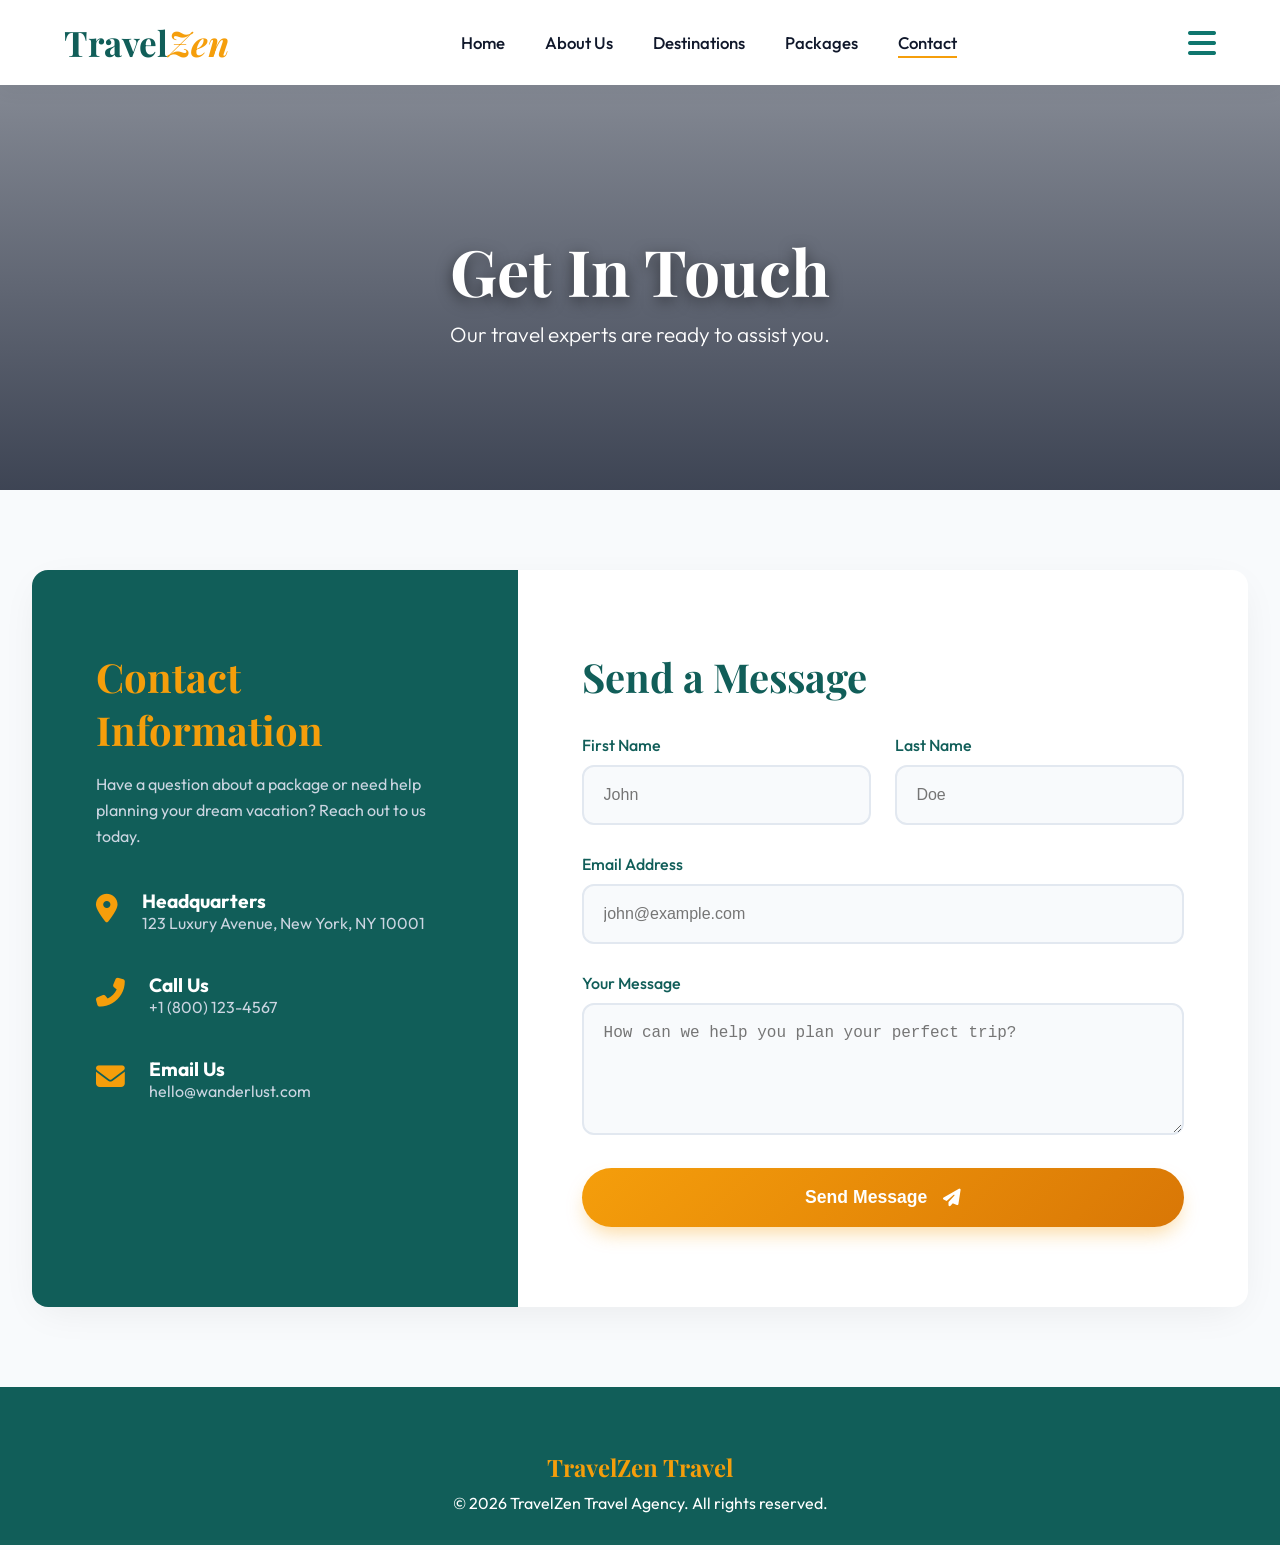
<file: contact.html>
<!DOCTYPE html>
<html lang="en">
<head>
    <meta charset="UTF-8">
    <meta name="viewport" content="width=device-width, initial-scale=1.0">
    <title>Contact Us | TravelZen</title>
    <link rel="stylesheet" href="style.css">
    <link rel="stylesheet" href="https://cdnjs.cloudflare.com/ajax/libs/font-awesome/6.4.0/css/all.min.css">
</head>
<body>

    <nav class="navbar">
        <a href="index.html" class="logo">Travel<span>Zen</span></a>
        <ul class="nav-links" id="navLinks">
            <li><a href="index.html">Home</a></li>
            <li><a href="about.html">About Us</a></li>
            <li><a href="destinations.html">Destinations</a></li>
            <li><a href="packages.html">Packages</a></li>
            <li><a href="contact.html" class="active">Contact</a></li>
        </ul>
        <i class="fas fa-bars hamburger" onclick="document.getElementById('navLinks').classList.toggle('active')"></i>
    </nav>

    <main>
        <header class="page-header" style="background-image: url('https://images.unsplash.com/photo-1423666639041-f56000c27a9a?q=80&w=2074');">
            <h1>Get In Touch</h1>
            <p>Our travel experts are ready to assist you.</p>
        </header>

        <section class="container">
            <div class="contact-wrapper">
                
                <div class="contact-info">
                    <h3>Contact Information</h3>
                    <p style="margin-bottom: 2rem; color: #cbd5e1; line-height: 1.6;">Have a question about a package or need help planning your dream vacation? Reach out to us today.</p>
                    
                    <div class="contact-item">
                        <i class="fas fa-map-marker-alt"></i>
                        <div>
                            <strong style="display: block; font-size: 1.2rem;">Headquarters</strong>
                            <span style="color: #cbd5e1;">123 Luxury Avenue, New York, NY 10001</span>
                        </div>
                    </div>
                    
                    <div class="contact-item">
                        <i class="fas fa-phone-alt"></i>
                        <div>
                            <strong style="display: block; font-size: 1.2rem;">Call Us</strong>
                            <span style="color: #cbd5e1;">+1 (800) 123-4567</span>
                        </div>
                    </div>
                    
                    <div class="contact-item">
                        <i class="fas fa-envelope"></i>
                        <div>
                            <strong style="display: block; font-size: 1.2rem;">Email Us</strong>
                            <span style="color: #cbd5e1;">hello@wanderlust.com</span>
                        </div>
                    </div>
                </div>

                <div class="contact-form">
                    <h2 style="font-family: 'Playfair Display', serif; font-size: 2.5rem; color: var(--primary-dark); margin-bottom: 2rem;">Send a Message</h2>
                    <form onsubmit="event.preventDefault(); alert('Message Sent Successfully!');">
                        <div style="display: grid; grid-template-columns: 1fr 1fr; gap: 1.5rem;">
                            <div class="form-group">
                                <label>First Name</label>
                                <input type="text" class="form-control" required placeholder="John">
                            </div>
                            <div class="form-group">
                                <label>Last Name</label>
                                <input type="text" class="form-control" required placeholder="Doe">
                            </div>
                        </div>
                        <div class="form-group">
                            <label>Email Address</label>
                            <input type="email" class="form-control" required placeholder="john@example.com">
                        </div>
                        <div class="form-group">
                            <label>Your Message</label>
                            <textarea class="form-control" rows="5" required placeholder="How can we help you plan your perfect trip?"></textarea>
                        </div>
                        <button type="submit" class="btn btn-primary" style="width: 100%; padding: 1.2rem; font-size: 1.1rem;">Send Message <i class="fas fa-paper-plane" style="margin-left: 8px;"></i></button>
                    </form>
                </div>

            </div>
        </section>
    </main>

    <footer>
        <h2 style="font-family: 'Playfair Display'; color: var(--accent); margin-bottom: 10px;">TravelZen Travel</h2>
        <p>&copy; 2026 TravelZen Travel Agency. All rights reserved.</p>
    </footer>

</body>
</html>
</file>
<file: style.css>
@import url('https://fonts.googleapis.com/css2?family=Outfit:wght@300;400;500;600&family=Playfair+Display:ital,wght@0,600;0,700;1,600&display=swap');

:root {
    --primary: #0f766e; /* Deep Teal */
    --primary-dark: #115e59;
    --accent: #f59e0b;  /* Luxury Gold */
    --accent-hover: #d97706;
    --bg-light: #f8fafc;
    --text-dark: #0f172a;
    --text-muted: #64748b;
    --white: #ffffff;
    --shadow-soft: 0 10px 40px -10px rgba(0,0,0,0.08);
    --shadow-glow: 0 10px 20px -5px rgba(245, 158, 11, 0.4);
    --radius: 16px;
    --transition: all 0.4s cubic-bezier(0.4, 0, 0.2, 1);
}

* { margin: 0; padding: 0; box-sizing: border-box; }
body { font-family: 'Outfit', sans-serif; background-color: var(--bg-light); color: var(--text-dark); overflow-x: hidden; }
h1, h2, h3, .logo { font-family: 'Playfair Display', serif; }
a { text-decoration: none; color: inherit; }

/* --- Navbar --- */
.navbar {
    display: flex; justify-content: space-between; align-items: center;
    padding: 1.2rem 5%; background: rgba(255, 255, 255, 0.98);
    backdrop-filter: blur(20px); position: sticky; top: 0; z-index: 1000;
    box-shadow: 0 4px 20px rgba(0,0,0,0.05);
}
.logo { font-size: 2.2rem; font-weight: 700; color: var(--primary-dark); }
.logo span { color: var(--accent); font-style: italic; }
.nav-links { display: flex; list-style: none; gap: 2.5rem; }
.nav-links a { font-weight: 500; font-size: 1.05rem; color: var(--text-dark); position: relative; padding-bottom: 5px; }
.nav-links a::after { content: ''; position: absolute; width: 0; height: 2px; bottom: 0; left: 0; background-color: var(--accent); transition: var(--transition); }
.nav-links a:hover::after, .nav-links a.active::after { width: 100%; }
.hamburger { display: none; font-size: 2rem; cursor: pointer; color: var(--primary); }

/* --- Buttons --- */
.btn {
    padding: 0.85rem 2.2rem; border-radius: 50px; font-weight: 600; font-size: 1rem;
    cursor: pointer; transition: var(--transition); border: none; display: inline-flex; align-items: center; justify-content: center; gap: 8px;
}
.btn-primary { background: linear-gradient(135deg, var(--accent), var(--accent-hover)); color: var(--white); box-shadow: var(--shadow-glow); }
.btn-primary:hover { transform: translateY(-4px); box-shadow: 0 15px 25px -5px rgba(245, 158, 11, 0.6); }
.btn-outline { border: 2px solid var(--primary); color: var(--primary); background: transparent; }
.btn-outline:hover { background: var(--primary); color: var(--white); transform: translateY(-3px); }

/* --- Page Headers --- */
.page-header {
    height: 45vh; display: flex; flex-direction: column; align-items: center; justify-content: center; 
    color: var(--white); text-align: center; background-size: cover; background-position: center; position: relative;
}
.page-header::before { content: ''; position: absolute; inset: 0; background: linear-gradient(to bottom, rgba(15,23,42,0.5), rgba(15,23,42,0.8)); }
.page-header h1, .page-header p, .page-header .btn { position: relative; z-index: 1; }
.page-header h1 { font-size: 4rem; margin-bottom: 0.5rem; text-shadow: 0 4px 15px rgba(0,0,0,0.5); }
.page-header p { font-size: 1.3rem; font-weight: 300; }

/* --- Layouts --- */
.container { max-width: 1300px; margin: 0 auto; padding: 5rem 2rem; }

/* --- About Page --- */
.about-grid { display: grid; grid-template-columns: 1fr 1fr; gap: 4rem; align-items: center; }
.about-img { border-radius: var(--radius); box-shadow: var(--shadow-soft); width: 100%; height: 500px; object-fit: cover; }
.about-text h2 { font-size: 3rem; color: var(--primary-dark); margin-bottom: 1.5rem; line-height: 1.2; }
.about-text p { font-size: 1.1rem; color: var(--text-muted); line-height: 1.8; margin-bottom: 1.5rem; }
.stats-container { display: flex; gap: 3rem; margin-top: 2rem; padding-top: 2rem; border-top: 1px solid #e2e8f0; }
.stat-box h4 { font-size: 2.5rem; color: var(--accent); font-family: 'Playfair Display', serif; }
.stat-box p { font-size: 0.9rem; color: var(--text-muted); font-weight: 600; text-transform: uppercase; letter-spacing: 1px; }
.features-grid { display: grid; grid-template-columns: repeat(auto-fit, minmax(280px, 1fr)); gap: 2rem; margin-top: 5rem; }
.feature-box { background: var(--white); padding: 3rem 2rem; border-radius: var(--radius); text-align: center; box-shadow: var(--shadow-soft); transition: var(--transition); border-bottom: 4px solid transparent; }
.feature-box:hover { transform: translateY(-10px); border-bottom-color: var(--accent); }
.feature-box i { font-size: 3rem; color: var(--primary); margin-bottom: 1.5rem; }

/* --- Destinations Page --- */
.dest-grid { display: grid; grid-template-columns: repeat(auto-fit, minmax(320px, 1fr)); gap: 2.5rem; }
.dest-card { position: relative; height: 450px; border-radius: var(--radius); overflow: hidden; box-shadow: var(--shadow-soft); cursor: pointer; }
.dest-card img { width: 100%; height: 100%; object-fit: cover; transition: transform 0.8s ease; }
.dest-card:hover img { transform: scale(1.1); }
.dest-overlay { position: absolute; inset: 0; background: linear-gradient(to top, rgba(0,0,0,0.9) 0%, rgba(0,0,0,0.2) 50%, transparent 100%); display: flex; flex-direction: column; justify-content: flex-end; padding: 2.5rem; color: var(--white); }
.dest-overlay h3 { font-size: 2.2rem; margin-bottom: 0.5rem; transform: translateY(20px); transition: var(--transition); }
.dest-overlay p { font-size: 1.1rem; color: #cbd5e1; margin-bottom: 1.5rem; transform: translateY(20px); opacity: 0; transition: var(--transition); }
.dest-overlay .btn { opacity: 0; transform: translateY(20px); align-self: flex-start; }
.dest-card:hover .dest-overlay h3, .dest-card:hover .dest-overlay p, .dest-card:hover .dest-overlay .btn { transform: translateY(0); opacity: 1; }

/* --- Packages Page --- */
.pkg-grid { display: grid; grid-template-columns: repeat(auto-fit, minmax(350px, 1fr)); gap: 3rem; }
.pkg-card { background: var(--white); border-radius: var(--radius); overflow: hidden; box-shadow: var(--shadow-soft); transition: var(--transition); display: flex; flex-direction: column; position: relative; }
.pkg-card:hover { transform: translateY(-12px); box-shadow: 0 20px 40px -10px rgba(15, 118, 110, 0.15); }
.pkg-badge { position: absolute; top: 20px; right: 20px; background: var(--accent); color: var(--white); padding: 0.5rem 1.2rem; border-radius: 30px; font-weight: 600; font-size: 0.9rem; z-index: 10; box-shadow: var(--shadow-glow); }
.pkg-img { height: 280px; width: 100%; object-fit: cover; transition: transform 0.6s ease; }
.pkg-card:hover .pkg-img { transform: scale(1.05); }
.pkg-body { padding: 2.5rem; display: flex; flex-direction: column; flex-grow: 1; }
.pkg-meta { display: flex; justify-content: space-between; color: var(--text-muted); font-size: 0.95rem; margin-bottom: 1rem; font-weight: 500; }
.pkg-meta i { color: var(--primary); margin-right: 5px; }
.pkg-title { font-size: 1.8rem; margin-bottom: 1rem; color: var(--primary-dark); }
.pkg-amenities { display: flex; gap: 1.5rem; margin: 1.5rem 0; color: var(--primary); font-size: 1.3rem; padding-bottom: 1.5rem; border-bottom: 1px solid #e2e8f0; }
.pkg-footer { display: flex; justify-content: space-between; align-items: center; margin-top: auto; }
.pkg-price { font-size: 1.8rem; color: var(--text-dark); font-weight: 700; font-family: 'Playfair Display', serif; }

/* --- Contact Page --- */
.contact-wrapper { display: grid; grid-template-columns: 1fr 1.5fr; background: var(--white); border-radius: var(--radius); box-shadow: var(--shadow-soft); overflow: hidden; }
.contact-info { background: var(--primary-dark); color: var(--white); padding: 5rem 4rem; }
.contact-info h3 { font-size: 2.5rem; margin-bottom: 1rem; color: var(--accent); }
.contact-item { display: flex; align-items: flex-start; gap: 1.5rem; margin-top: 2.5rem; }
.contact-item i { font-size: 1.8rem; color: var(--accent); margin-top: 5px; }
.contact-form { padding: 5rem 4rem; }
.form-group { margin-bottom: 1.8rem; }
.form-group label { display: block; margin-bottom: 0.6rem; font-weight: 500; color: var(--primary-dark); }
.form-control { width: 100%; padding: 1.2rem; border: 2px solid #e2e8f0; border-radius: 12px; outline: none; transition: var(--transition); font-size: 1rem; background: #f8fafc; }
.form-control:focus { border-color: var(--primary); background: var(--white); }

/* --- Footer --- */
footer { background: var(--primary-dark); color: var(--white); padding: 4rem 5% 2rem; text-align: center; }

/* --- Responsive --- */
@media (max-width: 992px) {
    .about-grid, .contact-wrapper { grid-template-columns: 1fr; }
    .about-img { height: 400px; }
}
@media (max-width: 768px) {
    .nav-links { position: absolute; top: 100%; left: -100%; flex-direction: column; width: 100%; background: rgba(255,255,255,0.98); padding: 2rem 0; text-align: center; transition: 0.3s; }
    .nav-links.active { left: 0; }
    .hamburger { display: block; }
    .page-header h1 { font-size: 3rem; }
    .contact-info, .contact-form { padding: 3rem 2rem; }
}

/* --- Booking Modal Styles --- */
.modal-overlay {
    position: fixed; top: 0; left: 0; width: 100%; height: 100%;
    background: rgba(15, 23, 42, 0.8); backdrop-filter: blur(5px);
    display: flex; align-items: center; justify-content: center;
    z-index: 2000; opacity: 0; visibility: hidden; transition: var(--transition);
}
.modal-overlay.active { opacity: 1; visibility: visible; }
.modal-box {
    background: var(--white); padding: 2.5rem; border-radius: var(--radius);
    width: 90%; max-width: 500px; position: relative;
    transform: translateY(30px); transition: var(--transition); box-shadow: var(--shadow-soft);
}
.modal-overlay.active .modal-box { transform: translateY(0); }
.close-modal {
    position: absolute; top: 1.5rem; right: 1.5rem; font-size: 1.5rem;
    cursor: pointer; color: var(--text-muted); transition: var(--transition);
}
.close-modal:hover { color: var(--primary); }

@keyframes scaleIn { 0% { transform: scale(0); } 80% { transform: scale(1.2); } 100% { transform: scale(1); } }
</file>
